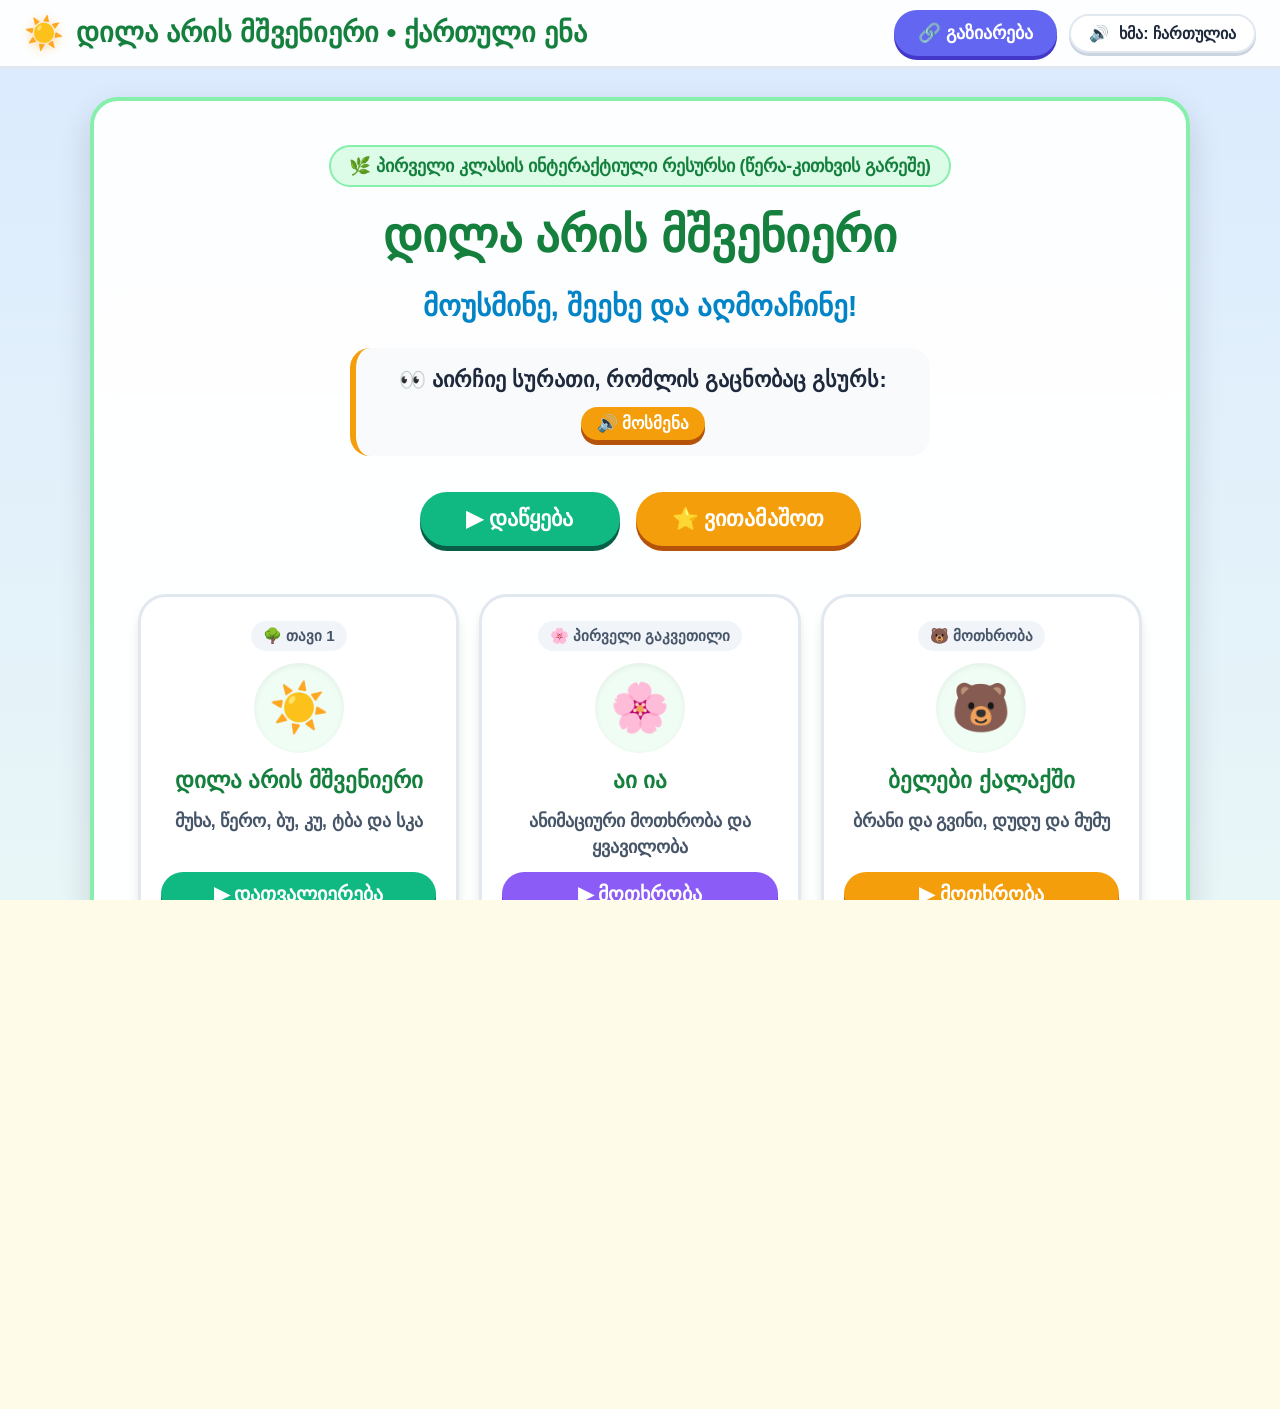
<file: index.html>
<!DOCTYPE html>
<html lang="ka">
<head>
  <meta charset="UTF-8">
  <meta name="viewport" content="width=device-width, initial-scale=1.0">
  <title>დილა არის მშვენიერი - აღმოაჩინე ბუნება</title>
  
  <!-- სტილების ფაილები (ლოკალური, ოფლაინ) -->
  <link rel="stylesheet" href="css/animations.css">
  <link rel="stylesheet" href="css/style.css">
</head>
<body>
  <div id="app-root">
    
    <!-- ზედა მართვის ზოლი (Header) -->
    <header class="app-header" role="banner">
      <div class="brand-wrapper" id="btn-brand-home" tabindex="0" role="button" aria-label="მთავარ გვერდზე გადასვლა">
        <span class="brand-icon" aria-hidden="true">☀️</span>
        <h1 class="brand-title">დილა არის მშვენიერი &bull; ქართული ენა</h1>
      </div>
      
      <div class="header-controls">
        <button id="btn-header-home" class="btn btn-icon-control" style="display: none;" aria-label="საწყის გვერდზე დაბრუნება">
          🏠 მთავარი
        </button>
        <button id="btn-header-quiz" class="btn btn-icon-control" aria-label="თამაშის დაწყება">
          🎮 ვითამაშოთ
        </button>
        <button id="btn-header-share" class="btn btn-share" aria-label="ამ გვერდის ბმულის გაზიარება">
          🔗 გაზიარება
        </button>
        <button id="btn-mute-toggle" class="btn btn-icon-control" aria-label="ხმის ჩართვა ან გამორთვა" aria-pressed="false">
          🔊 <span>ხმა: ჩართულია</span>
        </button>
      </div>
    </header>

    <!-- მთავარი ეკრანების კონტეინერი -->
    <main class="screen-container" role="main">

      <!-- 1. საწყისი ეკრანი (Start View) - 5 დიდი ინტერაქტიული მოდული -->
      <section id="view-start" class="screen-view active" aria-labelledby="start-title-id">
        <div class="start-card" style="max-width: 1100px;">
          <div class="start-badge">🌿 პირველი კლასის ინტერაქტიული რესურსი (წერა-კითხვის გარეშე)</div>
          <h2 id="start-title-id" class="start-title">დილა არის მშვენიერი</h2>
          <p class="start-subtitle">მოუსმინე, შეეხე და აღმოაჩინე!</p>
          
          <div class="start-instructions" role="note" style="display: flex; align-items: center; justify-content: center; gap: 10px; flex-wrap: wrap;">
            <span>👀 აირჩიე სურათი, რომლის გაცნობაც გსურს:</span>
            <button id="btn-start-welcome-speak" class="btn btn-amber" style="padding: 6px 16px; font-size: 1.05rem;" aria-label="ინსტრუქციის მოსმენა">
              🔊 მოსმენა
            </button>
          </div>

          <!-- მთავარი საწყისი მოქმედებები („დაწყება“ და „ვითამაშოთ“) -->
          <div class="start-actions" style="display: flex; gap: 16px; justify-content: center; margin: 16px 0 8px 0; flex-wrap: wrap;">
            <button id="btn-start-explore" class="btn btn-primary" style="font-size: 1.35rem; padding: 14px 36px; border-radius: var(--radius-full);" aria-label="ბუნების შესწავლის დაწყება">
              ▶ დაწყება
            </button>
            <button id="btn-start-quiz" class="btn btn-amber" style="font-size: 1.35rem; padding: 14px 36px; border-radius: var(--radius-full);" aria-label="თამაშის დაწყება">
              ⭐ ვითამაშოთ
            </button>
          </div>

          <!-- 5 დიდი ინტერაქტიული ბარათი -->
          <div class="modules-grid">
            
            <!-- 1. ბუნების სამყარო -->
            <div class="module-card" id="card-mod-nature" tabindex="0" role="button" aria-label="დილა არის მშვენიერი - ბუნების შესწავლა">
              <span class="module-badge">🌳 თავი 1</span>
              <div class="module-icon-wrapper">☀️</div>
              <h3 class="module-card-title">დილა არის მშვენიერი</h3>
              <p class="module-card-desc">მუხა, წერო, ბუ, კუ, ტბა და სკა</p>
              <button class="btn btn-primary module-btn-play" tabindex="-1">
                ▶ დათვალიერება
              </button>
            </div>

            <!-- 2. მოთხრობა: აი ია -->
            <div class="module-card" id="card-mod-ai-ia" tabindex="0" role="button" aria-label="მოთხრობა აი ია">
              <span class="module-badge">🌸 პირველი გაკვეთილი</span>
              <div class="module-icon-wrapper">🌸</div>
              <h3 class="module-card-title">აი ია</h3>
              <p class="module-card-desc">ანიმაციური მოთხრობა და ყვავილობა</p>
              <button class="btn btn-violet module-btn-play" tabindex="-1">
                ▶ მოთხრობა
              </button>
            </div>

            <!-- 3. მოთხრობა: ბელები ქალაქში -->
            <div class="module-card" id="card-mod-belebi" tabindex="0" role="button" aria-label="მოთხრობა ბელები ქალაქში">
              <span class="module-badge">🐻 მოთხრობა</span>
              <div class="module-icon-wrapper">🐻</div>
              <h3 class="module-card-title">ბელები ქალაქში</h3>
              <p class="module-card-desc">ბრანი და გვინი, დუდუ და მუმუ</p>
              <button class="btn btn-amber module-btn-play" tabindex="-1">
                ▶ მოთხრობა
              </button>
            </div>

            <!-- 4. ცხოველთა ხმები -->
            <div class="module-card" id="card-mod-animals" tabindex="0" role="button" aria-label="ცხოველებისა და ფრინველების ხმები">
              <span class="module-badge">🐾 ხმოვანი ატლასი</span>
              <div class="module-icon-wrapper">🦉</div>
              <h3 class="module-card-title">ცხოველთა ხმები</h3>
              <p class="module-card-desc">ვინ როგორ ხმიანობს? მოუსმინე!</p>
              <button class="btn btn-secondary module-btn-play" tabindex="-1">
                ▶ ხმების მოსმენა
              </button>
            </div>

            <!-- 5. ვითამაშოთ -->
            <div class="module-card" id="card-mod-quiz" tabindex="0" role="button" aria-label="ხმოვანი თამაში">
              <span class="module-badge">🎮 თამაშები</span>
              <div class="module-icon-wrapper">⭐</div>
              <h3 class="module-card-title">ვითამაშოთ!</h3>
              <p class="module-card-desc">გამოიცანი ცხოველის ხმა და ბუნება</p>
              <button class="btn btn-amber module-btn-play" tabindex="-1">
                ▶ თამაში
              </button>
            </div>

          </div>

        </div>
      </section>

      <!-- 2. ბუნების ინტერაქტიული სცენა (Explore View) -->
      <section id="view-explore" class="screen-view" aria-label="ბუნების ინტერაქტიული სცენა">
        <div class="explore-toolbar">
          <button id="btn-explore-home" class="btn btn-light" aria-label="მთავარ გვერდზე დაბრუნება">
            🏠 მთავარი
          </button>
          <div class="explore-hint">
            <span>🔍</span> დააკვირდი და შეეხე სურათზე ნებისმიერ ობიექტს!
          </div>
          <button id="btn-explore-share" class="btn btn-share" aria-label="ბუნების სცენის გაზიარება">
            🔗 გაზიარება
          </button>
        </div>

        <div class="svg-viewport-wrapper">
          <!-- სრული, ფერადი ბუნების SVG სცენა (1200 x 700) -->
          <svg class="nature-svg" viewBox="0 0 1200 700" xmlns="http://www.w3.org/2000/svg" role="img" aria-label="ბუნების სცენა: მზე, ცა, მუხა, ტბა და ცხოველები">
            <defs>
              <!-- ცის გრადიენტი -->
              <linearGradient id="grad-sky" x1="0%" y1="0%" x2="0%" y2="100%">
                <stop offset="0%" stop-color="#38bdf8"/>
                <stop offset="55%" stop-color="#bae6fd"/>
                <stop offset="100%" stop-color="#fef9c3"/>
              </linearGradient>

              <!-- ბორცვების გრადიენტი -->
              <linearGradient id="grad-hills-far" x1="0%" y1="0%" x2="0%" y2="100%">
                <stop offset="0%" stop-color="#86efac"/>
                <stop offset="100%" stop-color="#4ade80"/>
              </linearGradient>
              <linearGradient id="grad-meadow" x1="0%" y1="0%" x2="0%" y2="100%">
                <stop offset="0%" stop-color="#4ade80"/>
                <stop offset="60%" stop-color="#22c55e"/>
                <stop offset="100%" stop-color="#16a34a"/>
              </linearGradient>

              <!-- ტბის წყლის გრადიენტი -->
              <linearGradient id="grad-lake" x1="0%" y1="0%" x2="100%" y2="100%">
                <stop offset="0%" stop-color="#38bdf8"/>
                <stop offset="60%" stop-color="#0284c7"/>
                <stop offset="100%" stop-color="#0369a1"/>
              </linearGradient>

              <!-- მუხის ხის ტანის გრადიენტი -->
              <linearGradient id="grad-trunk" x1="0%" y1="0%" x2="100%" y2="0%">
                <stop offset="0%" stop-color="#5d4037"/>
                <stop offset="40%" stop-color="#795548"/>
                <stop offset="80%" stop-color="#8d6e63"/>
                <stop offset="100%" stop-color="#4e342e"/>
              </linearGradient>

              <!-- მუხის ფოთლების ჩრდილები -->
              <radialGradient id="grad-canopy-1" cx="40%" cy="40%" r="60%">
                <stop offset="0%" stop-color="#4ade80"/>
                <stop offset="70%" stop-color="#16a34a"/>
                <stop offset="100%" stop-color="#14532d"/>
              </radialGradient>
              <radialGradient id="grad-canopy-2" cx="30%" cy="30%" r="70%">
                <stop offset="0%" stop-color="#22c55e"/>
                <stop offset="85%" stop-color="#15803d"/>
                <stop offset="100%" stop-color="#052e16"/>
              </radialGradient>

              <!-- სკის გრადიენტი -->
              <linearGradient id="grad-beehive" x1="0%" y1="0%" x2="0%" y2="100%">
                <stop offset="0%" stop-color="#fef08a"/>
                <stop offset="50%" stop-color="#f59e0b"/>
                <stop offset="100%" stop-color="#d97706"/>
              </linearGradient>

              <!-- რკოს გრადიენტი -->
              <linearGradient id="grad-acorn" x1="0%" y1="0%" x2="100%" y2="100%">
                <stop offset="0%" stop-color="#d97706"/>
                <stop offset="60%" stop-color="#b45309"/>
                <stop offset="100%" stop-color="#78350f"/>
              </linearGradient>
            </defs>

            <!-- ცის ფონი -->
            <rect x="0" y="0" width="1200" height="700" fill="url(#grad-sky)"/>

            <!-- დილის მზე -->
            <g class="anim-sun-group" transform="translate(110, 100)">
              <!-- მზის სხივები -->
              <g class="anim-sun-rays">
                <line x1="0" y1="-65" x2="0" y2="-82" stroke="#fde047" stroke-width="5" stroke-linecap="round"/>
                <line x1="46" y1="-46" x2="58" y2="-58" stroke="#fde047" stroke-width="5" stroke-linecap="round"/>
                <line x1="65" y1="0" x2="82" y2="0" stroke="#fde047" stroke-width="5" stroke-linecap="round"/>
                <line x1="46" y1="46" x2="58" y2="58" stroke="#fde047" stroke-width="5" stroke-linecap="round"/>
                <line x1="0" y1="65" x2="0" y2="82" stroke="#fde047" stroke-width="5" stroke-linecap="round"/>
                <line x1="-46" y1="46" x2="-58" y2="58" stroke="#fde047" stroke-width="5" stroke-linecap="round"/>
                <line x1="-65" y1="0" x2="-82" y2="0" stroke="#fde047" stroke-width="5" stroke-linecap="round"/>
                <line x1="-46" y1="-46" x2="-58" y2="-58" stroke="#fde047" stroke-width="5" stroke-linecap="round"/>
              </g>
              <!-- მზის დისკო -->
              <circle cx="0" cy="0" r="50" fill="#facc15" stroke="#f59e0b" stroke-width="3"/>
              <!-- მეგობრული ღიმილი მზეზე -->
              <ellipse cx="-16" cy="-10" rx="4" ry="6" fill="#78350f"/>
              <ellipse cx="16" cy="-10" rx="4" ry="6" fill="#78350f"/>
              <circle cx="-14" cy="-12" r="1.5" fill="#ffffff"/>
              <circle cx="18" cy="-12" r="1.5" fill="#ffffff"/>
              <path d="M -18 10 Q 0 26 18 10" stroke="#78350f" stroke-width="3.5" fill="none" stroke-linecap="round"/>
              <!-- ვარდისფერი ლოყები -->
              <circle cx="-25" cy="5" r="7" fill="#f87171" opacity="0.45"/>
              <circle cx="25" cy="5" r="7" fill="#f87171" opacity="0.45"/>
            </g>

            <!-- მცურავი დილის ღრუბლები -->
            <g class="anim-cloud-1" opacity="0.95">
              <path d="M 280 90 Q 300 60 340 70 Q 380 50 420 75 Q 460 65 480 95 Q 490 120 460 130 L 290 130 Q 260 120 280 90 Z" fill="#ffffff"/>
            </g>
            <g class="anim-cloud-2" opacity="0.9">
              <path d="M 680 70 Q 700 45 735 55 Q 765 35 805 60 Q 840 50 860 80 Q 870 105 840 115 L 690 115 Q 660 105 680 70 Z" fill="#ffffff"/>
            </g>

            <!-- შორეული ბორცვები -->
            <path d="M 0 380 Q 200 320 450 360 Q 750 310 1050 370 L 1200 390 L 1200 700 L 0 700 Z" fill="url(#grad-hills-far)"/>

            <!-- მთავარი მწვანე მინდორი -->
            <path d="M 0 440 Q 260 410 520 450 Q 800 400 1200 460 L 1200 700 L 0 700 Z" fill="url(#grad-meadow)"/>

            <!-- პატარა ტბა (ტბა / Pond) -->
            <g id="scene-lake-group">
              <!-- ტბის სანაპირო ჩარჩო (სილა/მიწა) -->
              <path d="M 120 540 C 100 480, 240 450, 360 465 C 470 475, 520 530, 480 600 C 440 660, 260 665, 170 635 C 130 615, 105 575, 120 540 Z" fill="#bbf7d0" opacity="0.7"/>
              <!-- ტბის წყალი -->
              <path id="lake-water-body" d="M 135 540 C 115 490, 250 462, 355 475 C 455 485, 495 535, 465 595 C 430 648, 265 652, 185 625 C 145 610, 122 575, 135 540 Z" fill="url(#grad-lake)"/>
              
              <!-- ტბის წყლის მსუბუქი ლივლივი -->
              <path class="anim-water-ripple" d="M 210 520 Q 250 515 290 520" stroke="#e0f2fe" stroke-width="2.5" stroke-linecap="round" fill="none"/>
              <path class="anim-water-ripple" d="M 320 550 Q 370 545 420 550" stroke="#e0f2fe" stroke-width="2.5" stroke-linecap="round" fill="none"/>
              <path class="anim-water-ripple" d="M 190 580 Q 240 575 300 580" stroke="#e0f2fe" stroke-width="2.5" stroke-linecap="round" fill="none"/>

              <!-- დუმფარები (Water lilies) ტბაზე -->
              <g transform="translate(380, 520)">
                <ellipse cx="0" cy="0" rx="20" ry="10" fill="#15803d"/>
                <polygon points="0,0 8,-12 -8,-12" fill="url(#grad-lake)"/>
                <!-- ყვავილი -->
                <circle cx="0" cy="-4" r="5" fill="#f472b6"/>
                <circle cx="0" cy="-4" r="2" fill="#fef08a"/>
              </g>
              <g transform="translate(190, 600)">
                <ellipse cx="0" cy="0" rx="16" ry="8" fill="#15803d"/>
                <polygon points="0,0 6,-10 -6,-10" fill="url(#grad-lake)"/>
                <circle cx="0" cy="-3" r="4" fill="#f472b6"/>
              </g>
            </g>

            <!-- ==========================================
                 1. ინტერაქტიული ობიექტი: წერო (Crane)
                 მდებარეობს ტბის პირას (x: 240-350, y: 380-570)
                 ========================================== -->
            <g id="svg-obj-crane" class="interactive-object" data-object-id="crane" tabindex="0" role="button" aria-label="წერო: დააჭირე გასაცნობად">
              <g class="crane-body-group">
                <!-- უკანა ფეხი (წყალში ჩადგმული) -->
                <path d="M 285 490 L 285 575 L 275 578 M 285 575 L 293 578" stroke="#ea580c" stroke-width="3.5" stroke-linecap="round" fill="none"/>
                
                <!-- წინა ფეხი (ანიმირებადი ნაბიჯი) -->
                <g class="crane-leg-front">
                  <path d="M 300 490 L 305 575 L 295 578 M 305 575 L 315 578" stroke="#ea580c" stroke-width="3.5" stroke-linecap="round" fill="none"/>
                </g>

                <!-- ტანი -->
                <path d="M 280 440 C 260 445, 250 480, 275 500 C 305 515, 335 485, 330 455 C 325 435, 305 430, 280 440 Z" fill="#f8fafc" stroke="#94a3b8" stroke-width="2"/>
                
                <!-- კუდის შავი ბუმბული -->
                <path d="M 255 480 Q 240 500 250 515 Q 275 510 280 495 Z" fill="#334155"/>

                <!-- მარცხენა ფრთა (ანიმირებადი) -->
                <g class="crane-wing-left">
                  <path d="M 275 450 Q 295 455, 318 480 Q 295 500, 270 485 Z" fill="#e2e8f0" stroke="#64748b" stroke-width="1.8"/>
                </g>

                <!-- მარჯვენა ფრთა (ანიმირებადი) -->
                <g class="crane-wing-right">
                  <path d="M 285 448 Q 308 452, 325 472 Q 305 490, 280 478 Z" fill="#ffffff" stroke="#94a3b8" stroke-width="1.8"/>
                </g>

                <!-- გრძელი ელეგანტური კისერი -->
                <path d="M 315 445 Q 330 410 325 375 Q 320 350 310 340 Q 300 350 308 375 Q 312 410 300 445 Z" fill="#f8fafc" stroke="#94a3b8" stroke-width="1.8"/>
                
                <!-- თავი და წითელი ქოჩორი -->
                <ellipse cx="312" cy="340" rx="9" ry="7" fill="#f8fafc" stroke="#94a3b8" stroke-width="1.5"/>
                <path d="M 308 334 Q 314 330 318 335" stroke="#ef4444" stroke-width="2.5" fill="none"/>
                <!-- თვალი -->
                <circle cx="315" cy="339" r="2" fill="#0f172a"/>
                <circle cx="316" cy="338" r="0.7" fill="#ffffff"/>
                <!-- გრძელი ნისკარტი -->
                <polygon points="318,337 348,342 318,344" fill="#f59e0b" stroke="#d97706" stroke-width="1"/>
              </g>
            </g>

            <!-- ==========================================
                 4. ინტერაქტიული ობიექტი: მუხა (Oak)
                 დიდი, ძლიერი ხე მარჯვენა მხარეს (x: 700-1150, y: 100-660)
                 ========================================== -->
            <g id="svg-obj-oak" class="interactive-object" data-object-id="oak" tabindex="0" role="button" aria-label="მუხა: დააჭირე გასაცნობად">
              <!-- მუხის ძლიერი ტანი და ფესვები -->
              <path d="M 880 650 Q 860 550 870 420 Q 820 440 760 380 L 780 340 Q 840 370 885 360 Q 900 290 910 240 L 960 240 Q 950 320 980 360 Q 1040 350 1100 320 L 1115 360 Q 1050 390 980 430 Q 990 550 1020 650 Z" fill="url(#grad-trunk)" stroke="#3e2723" stroke-width="3"/>
              
              <!-- ხის ქერქის ტექსტურა -->
              <path d="M 910 610 Q 905 520 915 450" stroke="#4e342e" stroke-width="3" fill="none" stroke-linecap="round"/>
              <path d="M 945 630 Q 950 540 940 440" stroke="#4e342e" stroke-width="3" fill="none" stroke-linecap="round"/>
              <path d="M 975 620 Q 970 510 978 460" stroke="#4e342e" stroke-width="2.5" fill="none" stroke-linecap="round"/>

              <!-- მუხის დიდი მწვანე ვარჯი (Canopy) - ფენა 1 -->
              <g class="oak-canopy-layer-1">
                <circle cx="830" cy="220" r="90" fill="url(#grad-canopy-2)"/>
                <circle cx="980" cy="210" r="95" fill="url(#grad-canopy-2)"/>
                <circle cx="900" cy="140" r="100" fill="url(#grad-canopy-1)"/>
                <circle cx="750" cy="260" r="75" fill="url(#grad-canopy-2)"/>
                <circle cx="1060" cy="250" r="80" fill="url(#grad-canopy-2)"/>
              </g>

              <!-- მუხის ვარჯი - ფენა 2 (ნათელი წინა ფოთლები) -->
              <g class="oak-canopy-layer-2">
                <circle cx="800" cy="180" r="70" fill="url(#grad-canopy-1)"/>
                <circle cx="920" cy="120" r="75" fill="#4ade80"/>
                <circle cx="1010" cy="170" r="70" fill="url(#grad-canopy-1)"/>
                <circle cx="880" cy="220" r="85" fill="#22c55e"/>
              </g>

              <!-- ფოთლების ცალკეული დეტალები -->
              <g class="oak-leaves-detail">
                <ellipse cx="730" cy="230" rx="18" ry="10" transform="rotate(-20 730 230)" fill="#86efac"/>
                <ellipse cx="820" cy="130" rx="20" ry="11" transform="rotate(15 820 130)" fill="#86efac"/>
                <ellipse cx="960" cy="100" rx="22" ry="12" transform="rotate(-10 960 100)" fill="#86efac"/>
                <ellipse cx="1060" cy="210" rx="19" ry="10" transform="rotate(25 1060 210)" fill="#86efac"/>
              </g>
            </g>

            <!-- ==========================================
                 6. ინტერაქტიული ობიექტი: ტოტი (Branch)
                 მუხის დიდი ტოტი, რომელიც მარცხნივ გამოდის (x: 660-910, y: 280-360)
                 ========================================== -->
            <g id="svg-obj-branch" class="interactive-object" data-object-id="branch" tabindex="0" role="button" aria-label="ტოტი: დააჭირე გასაცნობად">
              <g class="branch-main-group">
                <!-- მთავარი ტოტის ხაზი -->
                <path d="M 910 330 Q 820 315 750 310 Q 690 315 630 340 L 635 355 Q 700 330 760 325 Q 830 330 910 350 Z" fill="#6d4c41" stroke="#4e342e" stroke-width="2.5"/>
                <!-- მეორე პატარა ტოტი რკოსა და ბუსთვის -->
                <path d="M 780 320 Q 750 290 710 285 L 712 295 Q 750 300 775 325 Z" fill="#6d4c41" stroke="#4e342e" stroke-width="2"/>
                
                <!-- მუხის მწვანე ფოთლები ტოტზე -->
                <g>
                  <ellipse cx="640" cy="335" rx="14" ry="7" transform="rotate(-30 640 335)" fill="#22c55e" stroke="#15803d" stroke-width="1.5"/>
                  <ellipse cx="665" cy="320" rx="16" ry="8" transform="rotate(25 665 320)" fill="#4ade80" stroke="#15803d" stroke-width="1.5"/>
                  <ellipse cx="730" cy="305" rx="15" ry="8" transform="rotate(-15 730 305)" fill="#22c55e" stroke="#15803d" stroke-width="1.5"/>
                  <ellipse cx="800" cy="315" rx="16" ry="8" transform="rotate(20 800 315)" fill="#4ade80" stroke="#15803d" stroke-width="1.5"/>
                </g>
              </g>
            </g>

            <!-- ==========================================
                 2. ინტერაქტიული ობიექტი: ბუ (Owl)
                 ზის მუხის ტოტზე (x: 820-910, y: 220-330)
                 ========================================== -->
            <g id="svg-obj-owl" class="interactive-object" data-object-id="owl" tabindex="0" role="button" aria-label="ბუ: დააჭირე გასაცნობად" transform="translate(825, 205)">
              <!-- ბუს ტანი -->
              <ellipse cx="40" cy="65" rx="26" ry="32" fill="#8d6e63" stroke="#5d4037" stroke-width="2.5"/>
              <ellipse cx="40" cy="72" rx="18" ry="20" fill="#d7ccc8"/>
              
              <!-- ბუს ფრთები (ანიმირებადი) -->
              <g class="owl-wing">
                <path d="M 16 55 Q 8 75 22 88 Z" fill="#6d4c41" stroke="#4e342e" stroke-width="2"/>
                <path d="M 64 55 Q 72 75 58 88 Z" fill="#6d4c41" stroke="#4e342e" stroke-width="2"/>
              </g>

              <!-- ბუს თავი (ანიმირებადი) -->
              <g class="owl-head">
                <!-- ყურის ქოჩორები -->
                <polygon points="18,32 26,14 36,28" fill="#6d4c41" stroke="#4e342e" stroke-width="1.5"/>
                <polygon points="44,28 54,14 62,32" fill="#6d4c41" stroke="#4e342e" stroke-width="1.5"/>
                
                <!-- თავის ოვალი -->
                <circle cx="40" cy="38" r="24" fill="#a1887f" stroke="#5d4037" stroke-width="2"/>
                
                <!-- დიდი თვალები -->
                <circle cx="28" cy="38" r="11" fill="#fef08a" stroke="#f59e0b" stroke-width="2"/>
                <circle cx="52" cy="38" r="11" fill="#fef08a" stroke="#f59e0b" stroke-width="2"/>
                
                <!-- გუგები -->
                <circle cx="28" cy="38" r="5.5" fill="#1e293b"/>
                <circle cx="52" cy="38" r="5.5" fill="#1e293b"/>
                <!-- თვალის ბზინვარება -->
                <circle cx="30" cy="36" r="2" fill="#ffffff"/>
                <circle cx="54" cy="36" r="2" fill="#ffffff"/>

                <!-- ქუთუთოები (დახამხამების ანიმაცია) -->
                <path class="owl-eye-lid" d="M 17 38 Q 28 30 39 38 Z" fill="#8d6e63"/>
                <path class="owl-eye-lid" d="M 41 38 Q 52 30 63 38 Z" fill="#8d6e63"/>

                <!-- ნისკარტი -->
                <polygon points="36,44 44,44 40,53" fill="#f97316"/>
              </g>

              <!-- ბუს ბრჭყალები ტოტზე -->
              <circle cx="32" cy="95" r="3.5" fill="#f97316"/>
              <circle cx="38" cy="96" r="3.5" fill="#f97316"/>
              <circle cx="48" cy="96" r="3.5" fill="#f97316"/>
              <circle cx="54" cy="95" r="3.5" fill="#f97316"/>
            </g>

            <!-- ==========================================
                 5. ინტერაქტიული ობიექტი: რკო (Acorn)
                 კიდია ტოტზე (x: 770, y: 320)
                 ========================================== -->
            <g id="svg-obj-acorn" class="interactive-object" data-object-id="acorn" tabindex="0" role="button" aria-label="რკო: დააჭირე გასაცნობად" transform="translate(775, 315)">
              <!-- ყუნწი -->
              <path d="M 12 0 Q 14 -12 24 -10" stroke="#5d4037" stroke-width="3" stroke-linecap="round" fill="none"/>
              <!-- რკოს ქუდი -->
              <path d="M 0 6 C 0 -4, 24 -4, 24 6 Z" fill="#5d4037" stroke="#3e2723" stroke-width="1.8"/>
              <circle cx="6" cy="2" r="1.2" fill="#8d6e63"/>
              <circle cx="12" cy="1" r="1.2" fill="#8d6e63"/>
              <circle cx="18" cy="2" r="1.2" fill="#8d6e63"/>
              <!-- რკოს ნაყოფი -->
              <path d="M 2 6 C 0 24, 10 36, 12 38 C 14 36, 24 24, 22 6 Z" fill="url(#grad-acorn)" stroke="#78350f" stroke-width="1.8"/>
              <!-- ნათელი ზოლი რკოზე -->
              <path d="M 6 10 Q 5 22 11 30" stroke="#fbbf24" stroke-width="1.5" fill="none" opacity="0.6"/>
            </g>

            <!-- ==========================================
                 8. ინტერაქტიული ობიექტი: სკა (Beehive)
                 კიდია ხის მარცხენა ტოტზე (x: 660, y: 250)
                 ========================================== -->
            <g id="svg-obj-beehive" class="interactive-object" data-object-id="beehive" tabindex="0" role="button" aria-label="სკა: დააჭირე გასაცნობად" transform="translate(680, 240)">
              <!-- საკიდი ტოტიდან -->
              <line x1="25" y1="0" x2="25" y2="20" stroke="#795548" stroke-width="3"/>
              
              <!-- სკის კორპუსი (ფენები) -->
              <g class="hive-body">
                <ellipse cx="25" cy="26" rx="14" ry="6" fill="#fbbf24" stroke="#d97706" stroke-width="2"/>
                <ellipse cx="25" cy="36" rx="20" ry="8" fill="#f59e0b" stroke="#d97706" stroke-width="2"/>
                <ellipse cx="25" cy="48" rx="23" ry="9" fill="#fbbf24" stroke="#d97706" stroke-width="2"/>
                <ellipse cx="25" cy="60" rx="21" ry="8" fill="#f59e0b" stroke="#d97706" stroke-width="2"/>
                <ellipse cx="25" cy="70" rx="15" ry="6" fill="#d97706" stroke="#b45309" stroke-width="2"/>
                <!-- სკის შესასვლელი ხვრელი -->
                <ellipse cx="25" cy="50" rx="5" ry="6" fill="#451a03"/>
              </g>

              <!-- ფუტკარი 1 (ანიმირებული ორბიტა) -->
              <g class="bee-flight-1">
                <g transform="translate(45, 20)">
                  <ellipse cx="0" cy="0" rx="5" ry="3.5" fill="#facc15" stroke="#1e293b" stroke-width="1"/>
                  <line x1="-1" y1="-3" x2="-1" y2="3" stroke="#1e293b" stroke-width="1.2"/>
                  <line x1="2" y1="-3" x2="2" y2="3" stroke="#1e293b" stroke-width="1.2"/>
                  <!-- ფრთები -->
                  <ellipse cx="-1" cy="-4" rx="3.5" ry="2" fill="#e0f2fe" opacity="0.85"/>
                </g>
              </g>

              <!-- ფუტკარი 2 (ანიმირებული ორბიტა) -->
              <g class="bee-flight-2">
                <g transform="translate(-15, 45)">
                  <ellipse cx="0" cy="0" rx="5" ry="3.5" fill="#facc15" stroke="#1e293b" stroke-width="1"/>
                  <line x1="-1" y1="-3" x2="-1" y2="3" stroke="#1e293b" stroke-width="1.2"/>
                  <line x1="2" y1="-3" x2="2" y2="3" stroke="#1e293b" stroke-width="1.2"/>
                  <ellipse cx="-1" cy="-4" rx="3.5" ry="2" fill="#e0f2fe" opacity="0.85"/>
                </g>
              </g>

              <!-- ფუტკარი 3 (ანიმირებული ორბიტა) -->
              <g class="bee-flight-3">
                <g transform="translate(10, 80)">
                  <ellipse cx="0" cy="0" rx="4.5" ry="3" fill="#facc15" stroke="#1e293b" stroke-width="1"/>
                  <line x1="0" y1="-2.5" x2="0" y2="2.5" stroke="#1e293b" stroke-width="1"/>
                  <ellipse cx="0" cy="-3.5" rx="3" ry="1.8" fill="#e0f2fe" opacity="0.85"/>
                </g>
              </g>
            </g>

            <!-- ==========================================
                 3. ინტერაქტიული ობიექტი: კუ (Turtle)
                 ბალახზე, ტბის ნაპირთან (x: 460-550, y: 550-630)
                 ========================================== -->
            <g id="svg-obj-turtle" class="interactive-object" data-object-id="turtle" tabindex="0" role="button" aria-label="კუ: დააჭირე გასაცნობად" transform="translate(470, 560)">
              <!-- ფეხები და კუდი (ანიმირებადი) -->
              <g class="turtle-legs">
                <ellipse cx="14" cy="26" rx="9" ry="6" fill="#84cc16" stroke="#4d7c0f" stroke-width="1.5"/>
                <ellipse cx="64" cy="26" rx="9" ry="6" fill="#84cc16" stroke="#4d7c0f" stroke-width="1.5"/>
                <ellipse cx="20" cy="38" rx="8" ry="5" fill="#65a30d"/>
                <ellipse cx="58" cy="38" rx="8" ry="5" fill="#65a30d"/>
                <!-- პატარა კუდი -->
                <polygon points="68,30 82,33 69,37" fill="#84cc16" stroke="#4d7c0f" stroke-width="1"/>
              </g>

              <!-- კუს თავი (ანიმირებადი გამოყოფა) -->
              <g class="turtle-head">
                <ellipse cx="8" cy="18" rx="11" ry="8" fill="#84cc16" stroke="#4d7c0f" stroke-width="1.8"/>
                <!-- თვალი -->
                <circle cx="5" cy="15" r="2.2" fill="#1e293b"/>
                <circle cx="6" cy="14" r="0.8" fill="#ffffff"/>
                <!-- პატარა ღიმილი -->
                <path d="M 2 20 Q 6 23 9 21" stroke="#365314" stroke-width="1.2" fill="none"/>
              </g>

              <!-- კუს მაგარი ბაკანი -->
              <g class="turtle-shell">
                <ellipse cx="38" cy="24" rx="34" ry="24" fill="#3f6212" stroke="#1a2e05" stroke-width="2.8"/>
                <!-- ბაკნის ფილები (ჰექსაგონალური ნახატი) -->
                <ellipse cx="38" cy="22" rx="25" ry="16" fill="#4d7c0f"/>
                <path d="M 22 22 Q 38 10 54 22 Q 38 34 22 22 Z" fill="#65a30d" stroke="#a3e635" stroke-width="1.8"/>
                <line x1="22" y1="22" x2="10" y2="24" stroke="#a3e635" stroke-width="1.8"/>
                <line x1="54" y1="22" x2="66" y2="24" stroke="#a3e635" stroke-width="1.8"/>
                <line x1="38" y1="10" x2="38" y2="0" stroke="#a3e635" stroke-width="1.8"/>
                <line x1="38" y1="34" x2="38" y2="46" stroke="#a3e635" stroke-width="1.8"/>
              </g>
            </g>

            <!-- ==========================================
                 7. ინტერაქტიული ობიექტი: ია (Violet)
                 მინდორზე გაზრდილი ნაზი ყვავილი (x: 620-690, y: 560-640)
                 ========================================== -->
            <g id="svg-obj-violet" class="interactive-object" data-object-id="violet" tabindex="0" role="button" aria-label="ია: დააჭირე გასაცნობად" transform="translate(635, 560)">
              <!-- ღერო და გულისებრი ფოთლები -->
              <path d="M 25 65 Q 25 45 25 35" stroke="#15803d" stroke-width="4" stroke-linecap="round" fill="none"/>
              <ellipse cx="10" cy="52" rx="14" ry="9" transform="rotate(-30 10 52)" fill="#22c55e" stroke="#15803d" stroke-width="1.5"/>
              <ellipse cx="40" cy="52" rx="14" ry="9" transform="rotate(30 40 52)" fill="#22c55e" stroke="#15803d" stroke-width="1.5"/>

              <!-- იისფერი ფურცლები (ანიმირებადი გაშლა) -->
              <g class="violet-petals">
                <circle cx="17" cy="20" r="12" fill="#8b5cf6" stroke="#6d28d9" stroke-width="1.5"/>
                <circle cx="33" cy="20" r="12" fill="#8b5cf6" stroke="#6d28d9" stroke-width="1.5"/>
                <circle cx="12" cy="33" r="12" fill="#7c3aed" stroke="#5b21b6" stroke-width="1.5"/>
                <circle cx="38" cy="33" r="12" fill="#7c3aed" stroke="#5b21b6" stroke-width="1.5"/>
                <circle cx="25" cy="38" r="13" fill="#9333ea" stroke="#6b21a8" stroke-width="1.5"/>
                
                <!-- ყვითელი ნათელი გული -->
                <circle class="violet-center" cx="25" cy="28" r="6.5" fill="#facc15" stroke="#f59e0b" stroke-width="2"/>
              </g>
            </g>

            <!-- მინდვრის დამატებითი ყვავილები და დეტალები სილამაზისთვის -->
            <g opacity="0.85">
              <circle cx="100" cy="620" r="4" fill="#fef08a"/>
              <circle cx="100" cy="620" r="1.5" fill="#f97316"/>
              <circle cx="580" cy="640" r="4" fill="#ffffff"/>
              <circle cx="580" cy="640" r="1.5" fill="#facc15"/>
              <circle cx="750" cy="630" r="5" fill="#fef08a"/>
              <circle cx="750" cy="630" r="2" fill="#f97316"/>
            </g>

          </svg>
        </div>
      </section>

      <!-- 3. ანიმაციური მოთხრობის ეკრანი (Story View) -->
      <section id="view-story" class="screen-view" aria-label="ანიმაციური მოთხრობა">
        <div class="story-container">
          
          <div class="story-header-bar">
            <button id="btn-story-home" class="btn btn-light" aria-label="საწყის ეკრანზე დაბრუნება">
              🏠 მთავარი
            </button>
            <div style="display: flex; align-items: center; gap: 8px;">
              <span id="story-badge" class="module-badge">🌸 მოთხრობა</span>
              <span id="story-step-num" class="story-step-indicator">1 / 4</span>
            </div>
            <button id="btn-story-share" class="btn btn-share" aria-label="ამ მოთხრობის ბმულის გაზიარება">
              🔗 გაზიარება
            </button>
          </div>

          <div class="story-stage-card">
            <!-- ანიმაციური SVG სცენა -->
            <div id="story-stage-content" style="width: 100%;">
              <!-- დინამიურად იტვირთება SVG სცენა -->
            </div>

            <!-- გახმოვანებული ტექსტი და ხმის ღილაკი -->
            <div class="story-speech-box">
              <p id="story-speech-text" class="story-speech-text">
                მოთხრობა იტვირთება...
              </p>
              <button id="btn-story-speak" class="btn btn-amber" style="font-size: 1.25rem; padding: 10px 24px;" aria-label="ხმამაღლა მოსმენა">
                🔊 ხელახლა მოსმენა
              </button>
            </div>
          </div>

          <!-- ნაბიჯ-ნაბიჯ მართვის ღილაკები -->
          <div class="story-nav-bar">
            <button id="btn-story-prev" class="btn btn-light" aria-label="წინა სცენა">
              ⬅️ წინა
            </button>
            <button id="btn-story-next" class="btn btn-primary" style="font-size: 1.3rem; padding: 12px 32px;" aria-label="შემდეგი სცენა">
              ➜ შემდეგი
            </button>
          </div>

        </div>
      </section>

      <!-- 4. ცხოველთა და ფრინველთა ხმოვანი გალერეა (Animals Gallery View) -->
      <section id="view-animals" class="screen-view" aria-label="ცხოველთა ხმოვანი გალერეა">
        <div class="animals-gallery-container">
          
          <div class="story-header-bar">
            <button id="btn-animals-home" class="btn btn-light" aria-label="საწყის ეკრანზე დაბრუნება">
              🏠 მთავარი
            </button>
            <h2 style="font-size: clamp(1.4rem, 2.5vw, 2rem); font-weight: 900; color: var(--color-dark-green);">
              🐾 ცხოველებისა და ფრინველების ხმები
            </h2>
            <button id="btn-animals-share" class="btn btn-share" aria-label="გალერეის ბმულის გაზიარება">
              🔗 გაზიარება
            </button>
          </div>

          <div class="explore-hint" style="max-width: 700px;">
            <span>🎧</span> შეეხე ნებისმიერ ცხოველს, რომ მოუსმინო მის ხმას და სახელს!
          </div>

          <!-- 10 ცხოველის ბარათების ბადე -->
          <div class="animals-grid" id="animals-grid">
            <!-- JS-ით გენერირდება 10 ცხოველის ბარათი -->
          </div>

        </div>
      </section>

      <!-- 5. დავალების რეჟიმი / ვიქტორინა (Quiz View - „ვითამაშოთ“) -->
      <section id="view-quiz" class="screen-view" aria-label="დავალების რეჟიმი">
        <div class="quiz-container">
          
          <div class="quiz-header-bar">
            <button id="btn-quiz-home" class="btn btn-light" aria-label="საწყის ეკრანზე დაბრუნება">
              🏠 მთავარი
            </button>
            
            <div style="display: flex; gap: 8px;">
              <button id="btn-quiz-mode-sounds" class="btn btn-amber" style="padding: 6px 14px; font-size: 1rem;" aria-label="ხმების თამაში">
                🐾 ხმები
              </button>
              <button id="btn-quiz-mode-nature" class="btn btn-light" style="padding: 6px 14px; font-size: 1rem;" aria-label="ბუნების თამაში">
                🌳 ბუნება
              </button>
            </div>

            <div class="quiz-progress-dots" id="quiz-progress" aria-label="კითხვების პროგრესი">
              <!-- JS-ით გენერირდება 8 წერტილი -->
            </div>

            <button id="btn-quiz-share" class="btn btn-share" aria-label="თამაშის ბმულის გაზიარება">
              🔗 გაზიარება
            </button>
          </div>

          <div class="quiz-question-box">
            <h2 id="quiz-question-text" class="quiz-question-text">
              კითხვა იტვირთება...
            </h2>
            <button id="btn-quiz-speak" class="btn btn-amber" style="margin-top: 14px; font-size: 1.3rem; padding: 12px 28px; border-radius: var(--radius-full);" aria-label="შეკითხვის ხელახლა მოსმენა">
              🔊 შეკითხვის მოსმენა
            </button>
          </div>

          <div class="quiz-options-grid" id="quiz-options-grid" role="group" aria-label="საპასუხო ვარიანტები">
            <!-- JS-ით გენერირდება 3 დიდი ილუსტრირებული ბარათი -->
          </div>

          <div id="quiz-feedback" class="quiz-feedback-box" role="status" aria-live="polite">
            <!-- წარმატების ან წახალისების შეტყობინება -->
          </div>

        </div>
      </section>

      <!-- 4. საზეიმო ფინალური ეკრანი (Celebration View) -->
      <section id="view-celebration" class="screen-view" aria-label="თამაშის წარმატებით დასრულება">
        <div class="celebration-card">
          <div class="celebration-star-badge" aria-hidden="true">🌟</div>
          <h2 class="celebration-title">
            შესანიშნავია! შენ ბუნების პატარა მკვლევარი ხარ!
          </h2>
          
          <p style="font-size: 1.25rem; font-weight: 700; color: #166534;">
            შენ წარმატებით გაიცანი ბუნების რვავე საოცრება:
          </p>

          <div class="celebration-grid" id="celebration-grid">
            <!-- JS-ით ჩაიტვირთება 8-ვე ობიექტის ილუსტრაცია და სახელი -->
          </div>

          <div class="celebration-actions">
            <button id="btn-celebration-restart-quiz" class="btn btn-amber" aria-label="თამაშის თავიდან დაწყება">
              ⟳ თავიდან თამაში
            </button>
            <button id="btn-celebration-go-explore" class="btn btn-primary" aria-label="ბუნების სცენაში დაბრუნება">
              ▶ ბუნების დათვალიერება
            </button>
          </div>
        </div>
      </section>

    </main>

    <!-- ობიექტის გაცნობის მოდალი (სწავლის რეჟიმი ბავშვებისთვის) -->
    <div id="modal-object-detail" class="modal-overlay" role="dialog" aria-modal="true" aria-hidden="true" aria-labelledby="modal-title">
      <div class="modal-card">
        
        <!-- დიდი ილუსტრაცია -->
        <div id="modal-big-visual" class="modal-big-visual" aria-hidden="true">
          <!-- SVG thumbnail ჩაიტვირთება აქ -->
        </div>

        <!-- ობიექტის დასახელება და მარცვლები -->
        <div style="display: flex; flex-direction: column; align-items: center; gap: 6px;">
          <h2 id="modal-title" class="modal-object-name">ობიექტი</h2>
          <div id="modal-syllables-container" class="syllables-box" aria-label="დამარცვლა">
            <!-- მარცვლები -->
          </div>
          <!-- მოკლე წინადადება (მასწავლებლისთვის/ვიზუალურად) -->
          <p id="modal-sentence-text" style="color: #64748b; font-size: 1.15rem; font-weight: 600; margin-top: 2px;"></p>
        </div>

        <!-- დიდი ხმის ღილაკი მოსასმენად -->
        <button id="btn-modal-speak" class="btn-audio-huge" aria-label="ხმამაღლა მოსმენა">
          🔊 <span>მოსმენა</span>
        </button>

        <!-- მოდალის მართვის ღილაკები -->
        <div class="modal-actions" style="width: 100%; display: flex; flex-wrap: wrap; justify-content: center; gap: 12px; margin-top: 8px;">
          <button id="btn-modal-replay" class="btn btn-amber" aria-label="კიდევ ერთხელ მოსმენა">
            ⟳ კიდევ ერთხელ
          </button>
          <button id="btn-modal-share" class="btn btn-share" aria-label="ამ ობიექტის ბმულის გაზიარება">
            🔗 გაზიარება
          </button>
          <button id="btn-modal-next" class="btn btn-secondary" aria-label="შემდეგ ობიექტზე გადასვლა">
            ➜ შემდეგი
          </button>
          <button id="btn-modal-close" class="btn btn-light" aria-label="ბუნების სცენაში დაბრუნება">
            ↩ დაბრუნება
          </button>
        </div>

      </div>
    </div>

    <!-- მცურავი შეტყობინება (Share Toast) ბმულის დაკოპირებისას -->
    <div id="share-toast" role="status" aria-live="polite">
      <span>🔗</span>
      <span id="share-toast-msg">ბმული დაკოპირდა!</span>
    </div>

  </div>

  <!-- სკრიპტები (ოფლაინ, სუფთა JS) -->
  <script src="js/data.js"></script>
  <script src="js/audio.js"></script>
  <script src="js/app.js"></script>
</body>
</html>
</file>
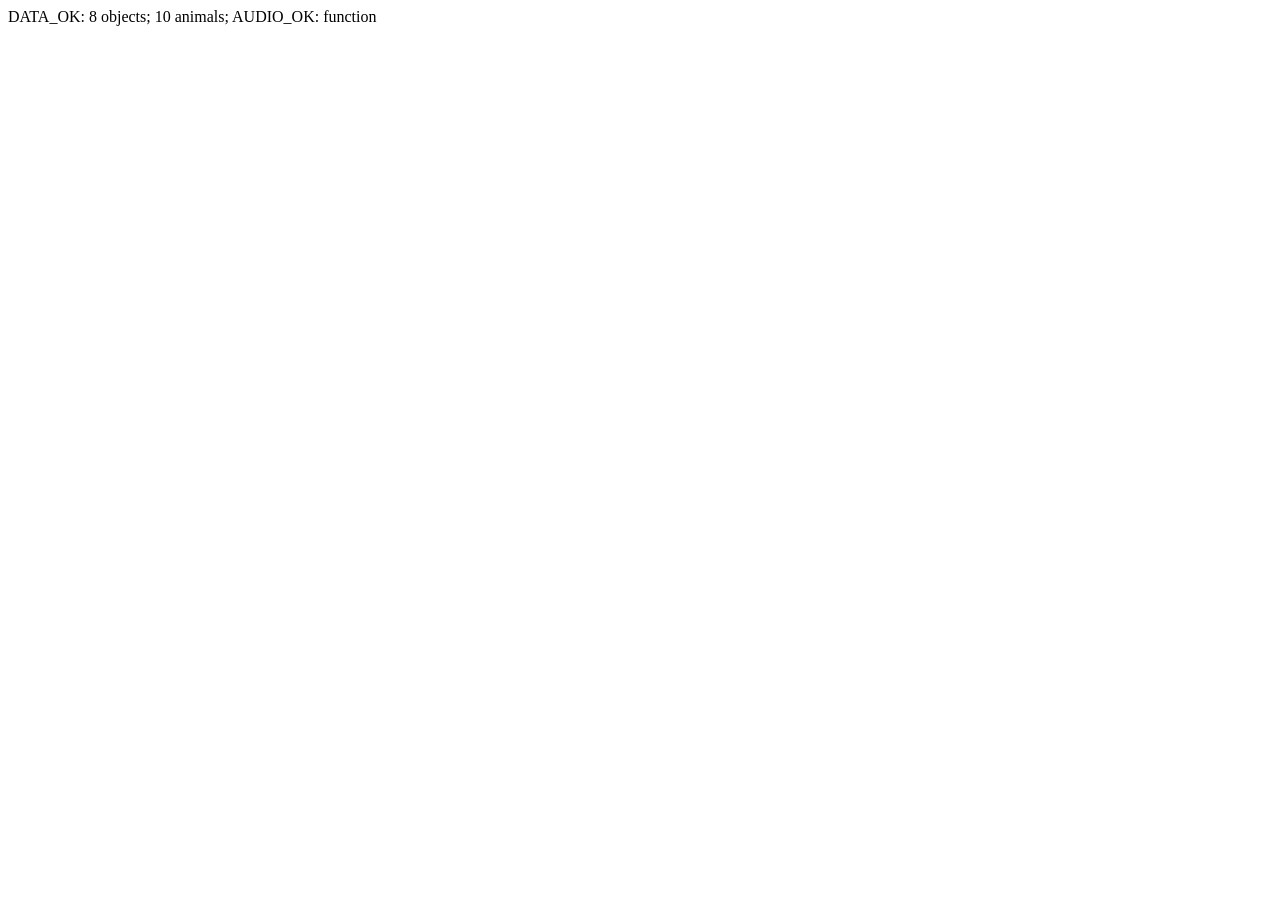
<file: test_runner.html>
<!DOCTYPE html>
<html>
<head>
<meta charset="UTF-8">
<script>
window.testLogs = [];
window.testErrors = [];
window.onerror = function(msg, url, line, col, err) {
  window.testErrors.push({ msg: msg, url: url, line: line, col: col, stack: err ? err.stack : null });
};
</script>
<script src="js/data.js"></script>
<script src="js/audio.js"></script>
</head>
<body>
<div id="status">INIT</div>
<script>
try {
  var s = 'DATA_OK: ' + OBJECT_SEQUENCE.length + ' objects; ' + Object.keys(ANIMALS_GALLERY).length + ' animals; AUDIO_OK: ' + (typeof AppAudio.playClick);
  if (window.testErrors.length > 0) {
    s += ' ERRORS: ' + JSON.stringify(window.testErrors);
  }
  document.getElementById('status').innerText = s;
} catch(e) {
  document.getElementById('status').innerText = 'EXCEPTION: ' + e.message;
}
</script>
</body>
</html>
</file>
<file: css/animations.css>
/* ==========================================================================
   დილა არის მშვენიერი - ბუნებრივი და რბილი ანიმაციები
   პირველი კლასის მოსწავლეებისთვის
   ========================================================================== */

/* --- გარემოს ფონური ანიმაციები --- */

/* მზის ნაზი ნათება */
@keyframes sunPulse {
  0%, 100% {
    transform: scale(1);
    opacity: 0.95;
  }
  50% {
    transform: scale(1.04);
    opacity: 1;
  }
}

.anim-sun-rays {
  transform-origin: 100px 90px;
  animation: sunRotate 40s linear infinite;
}

@keyframes sunRotate {
  from { transform: rotate(0deg); }
  to { transform: rotate(360deg); }
}

/* ღრუბლების ნელი ცურვა */
@keyframes cloudDrift1 {
  0% { transform: translateX(-50px); }
  50% { transform: translateX(30px); }
  100% { transform: translateX(-50px); }
}

@keyframes cloudDrift2 {
  0% { transform: translateX(20px); }
  50% { transform: translateX(-40px); }
  100% { transform: translateX(20px); }
}

.anim-cloud-1 {
  animation: cloudDrift1 28s ease-in-out infinite;
}

.anim-cloud-2 {
  animation: cloudDrift2 35s ease-in-out infinite;
}

/* ტბის წყლის მსუბუქი ლივლივი */
@keyframes waterRipple {
  0%, 100% {
    transform: scaleX(1) translateY(0);
    opacity: 0.65;
  }
  50% {
    transform: scaleX(1.03) translateY(1.5px);
    opacity: 0.9;
  }
}

.anim-water-ripple {
  animation: waterRipple 4s ease-in-out infinite alternate;
  transform-origin: center;
}

/* --- 8 ინტერაქტიული ობიექტის ანიმაციები --- */

/* 1. წერო: ნელა გაშალოს ფრთები და ერთი ნაბიჯი გადადგას */
.crane-active .crane-wing-left {
  animation: craneWingLeft 2.2s ease-in-out;
  transform-origin: 290px 480px;
}

.crane-active .crane-wing-right {
  animation: craneWingRight 2.2s ease-in-out;
  transform-origin: 320px 480px;
}

.crane-active .crane-leg-front {
  animation: craneStep 2.2s ease-in-out;
  transform-origin: 310px 530px;
}

.crane-active .crane-body-group {
  animation: craneBodyMove 2.2s ease-in-out;
}

@keyframes craneWingLeft {
  0%, 100% { transform: rotate(0deg); }
  30%, 70% { transform: rotate(-28deg) translateY(-8px); }
  50% { transform: rotate(-35deg) translateY(-12px); }
}

@keyframes craneWingRight {
  0%, 100% { transform: rotate(0deg); }
  30%, 70% { transform: rotate(26deg) translateY(-6px); }
  50% { transform: rotate(32deg) translateY(-10px); }
}

@keyframes craneStep {
  0%, 100% { transform: rotate(0deg); }
  35% { transform: rotate(-22deg) translateY(-10px); }
  65% { transform: rotate(12deg) translateY(0); }
}

@keyframes craneBodyMove {
  0%, 100% { transform: translate(0, 0); }
  35% { transform: translate(6px, -4px); }
  65% { transform: translate(14px, 0); }
}

/* 2. ბუ: დაახამხამოს თვალები და ოდნავ გააქნიოს ფრთები */
.owl-active .owl-eye-lid {
  animation: owlBlink 1.8s ease-in-out 2;
  transform-origin: center;
}

.owl-active .owl-wing {
  animation: owlWingFlap 1.8s ease-in-out;
  transform-origin: 880px 240px;
}

.owl-active .owl-head {
  animation: owlHeadBob 1.8s ease-in-out;
  transform-origin: 895px 230px;
}

@keyframes owlBlink {
  0%, 40%, 60%, 100% { transform: scaleY(0.08); opacity: 0; }
  45%, 55% { transform: scaleY(1); opacity: 1; }
}

@keyframes owlWingFlap {
  0%, 100% { transform: rotate(0deg); }
  25% { transform: rotate(-14deg) scale(1.05); }
  50% { transform: rotate(10deg); }
  75% { transform: rotate(-12deg); }
}

@keyframes owlHeadBob {
  0%, 100% { transform: rotate(0deg); }
  30% { transform: rotate(-8deg) translateY(-2px); }
  70% { transform: rotate(8deg) translateY(-2px); }
}

/* 3. კუ: ნელა გაიაროს რამდენიმე ნაბიჯი და თავი ოდნავ გამოყოს ბაკნიდან */
.turtle-active .turtle-head {
  animation: turtleHeadPeek 2.5s ease-in-out;
  transform-origin: 470px 580px;
}

.turtle-active .turtle-legs {
  animation: turtleWalkLegs 2.5s ease-in-out;
}

.turtle-active {
  animation: turtleWalkStep 2.5s ease-in-out forwards;
}

@keyframes turtleHeadPeek {
  0%, 100% { transform: translate(0, 0) scale(1); }
  35% { transform: translate(-10px, -2px) scale(1.15); }
  75% { transform: translate(-12px, -3px) scale(1.18); }
}

@keyframes turtleWalkLegs {
  0%, 100% { transform: rotate(0deg); }
  25% { transform: rotate(10deg); }
  50% { transform: rotate(-8deg); }
  75% { transform: rotate(10deg); }
}

@keyframes turtleWalkStep {
  0% { transform: translateX(0); }
  50% { transform: translateX(-12px); }
  100% { transform: translateX(-20px); }
}

/* 4. მუხა: ფოთლები ნაზად შეარხიოს */
.oak-active .oak-canopy-layer-1 {
  animation: oakRustle1 2.2s ease-in-out;
  transform-origin: 860px 220px;
}

.oak-active .oak-canopy-layer-2 {
  animation: oakRustle2 2.2s ease-in-out;
  transform-origin: 820px 180px;
}

.oak-active .oak-leaves-detail {
  animation: oakRustleLeaves 2.2s ease-in-out;
}

@keyframes oakRustle1 {
  0%, 100% { transform: rotate(0deg) scale(1); }
  25% { transform: rotate(1.2deg) scale(1.015); }
  50% { transform: rotate(-1.4deg) scale(0.99); }
  75% { transform: rotate(0.8deg) scale(1.01); }
}

@keyframes oakRustle2 {
  0%, 100% { transform: rotate(0deg); }
  30% { transform: rotate(-1.5deg) scale(1.02); }
  70% { transform: rotate(1.3deg) scale(0.995); }
}

@keyframes oakRustleLeaves {
  0%, 100% { transform: translateY(0); }
  30% { transform: translateY(-4px) skewX(2deg); }
  60% { transform: translateY(2px) skewX(-2deg); }
}

/* 5. რკო: მუხის ტოტიდან უსაფრთხოდ ჩამოვარდეს და ბალახზე გაჩერდეს */
.acorn-active {
  animation: acornFall 2.4s cubic-bezier(0.25, 1, 0.5, 1) forwards;
  transform-origin: center;
}

@keyframes acornFall {
  0% {
    transform: translate(0, 0) rotate(0deg);
  }
  15% {
    transform: translate(-3px, 6px) rotate(8deg);
  }
  45% {
    transform: translate(-10px, 160px) rotate(-15deg);
  }
  70% {
    transform: translate(-14px, 290px) rotate(22deg);
  }
  85% {
    transform: translate(-15px, 275px) rotate(12deg);
  }
  95% {
    transform: translate(-16px, 292px) rotate(16deg);
  }
  100% {
    transform: translate(-16px, 290px) rotate(15deg);
  }
}

/* 6. ტოტი: ქარში მსუბუქად შეირხეს */
.branch-active {
  animation: branchSway 2.5s ease-in-out;
  transform-origin: 940px 290px;
}

@keyframes branchSway {
  0%, 100% { transform: rotate(0deg); }
  25% { transform: rotate(-3.5deg); }
  50% { transform: rotate(2.8deg); }
  75% { transform: rotate(-1.5deg); }
  90% { transform: rotate(0.8deg); }
}

/* 7. ია: კვირტიდან ნელა გაიშალოს იისფერი ყვავილი */
.violet-active .violet-petals {
  animation: violetBloom 2.4s cubic-bezier(0.34, 1.56, 0.64, 1) forwards;
  transform-origin: 650px 600px;
}

.violet-active .violet-center {
  animation: violetCenterGlow 2.4s ease-in-out forwards;
}

@keyframes violetBloom {
  0% {
    transform: scale(0.4) rotate(-20deg);
    opacity: 0.6;
  }
  50% {
    transform: scale(1.15) rotate(5deg);
    opacity: 1;
  }
  75% {
    transform: scale(0.96) rotate(-2deg);
  }
  100% {
    transform: scale(1.08) rotate(0deg);
    opacity: 1;
  }
}

@keyframes violetCenterGlow {
  0% { transform: scale(0.3); opacity: 0.4; }
  60% { transform: scale(1.2); opacity: 1; }
  100% { transform: scale(1); opacity: 1; }
}

/* 8. სკა: სკის გარშემო ორი ან სამი პატარა ფუტკარი მშვიდად დაფრინავდეს */
.bee-flight-1 {
  animation: beeCircle1 5s ease-in-out infinite;
  transform-origin: 750px 320px;
}

.bee-flight-2 {
  animation: beeCircle2 6s ease-in-out infinite;
  transform-origin: 750px 320px;
}

.bee-flight-3 {
  animation: beeCircle3 4.5s ease-in-out infinite;
  transform-origin: 750px 320px;
}

@keyframes beeCircle1 {
  0% { transform: translate(0, 0) rotate(0deg); }
  25% { transform: translate(25px, -18px) rotate(15deg); }
  50% { transform: translate(10px, -35px) rotate(-10deg); }
  75% { transform: translate(-20px, -15px) rotate(20deg); }
  100% { transform: translate(0, 0) rotate(0deg); }
}

@keyframes beeCircle2 {
  0% { transform: translate(0, 0) rotate(0deg); }
  30% { transform: translate(-28px, 15px) rotate(-20deg); }
  60% { transform: translate(18px, 25px) rotate(15deg); }
  85% { transform: translate(22px, -8px) rotate(-10deg); }
  100% { transform: translate(0, 0) rotate(0deg); }
}

@keyframes beeCircle3 {
  0% { transform: translate(0, 0); }
  33% { transform: translate(16px, -24px); }
  66% { transform: translate(-14px, 12px); }
  100% { transform: translate(0, 0); }
}

.beehive-active .hive-body {
  animation: hiveGentleBounce 1.8s ease-in-out;
  transform-origin: 745px 280px;
}

@keyframes hiveGentleBounce {
  0%, 100% { transform: rotate(0deg); }
  25% { transform: rotate(3deg); }
  50% { transform: rotate(-2.5deg); }
  75% { transform: rotate(1.5deg); }
}

/* --- ჰოვერისა და ფოკუსის რბილი გამოკვეთა (სახელის ჩვენების გარეშე) --- */
.interactive-object {
  cursor: pointer;
  outline: none;
  transition: filter 0.3s ease, transform 0.3s ease;
}

.interactive-object:hover,
.interactive-object:focus-visible {
  filter: drop-shadow(0 0 10px rgba(255, 235, 59, 0.85)) drop-shadow(0 0 18px rgba(76, 175, 80, 0.6));
}

.interactive-object:focus-visible {
  stroke: #ff9800;
  stroke-width: 2px;
}

/* ვარსკვლავის გამოჩენა სწორ პასუხზე */
@keyframes starPop {
  0% {
    transform: scale(0) rotate(-45deg);
    opacity: 0;
  }
  60% {
    transform: scale(1.25) rotate(15deg);
    opacity: 1;
  }
  100% {
    transform: scale(1) rotate(0deg);
    opacity: 1;
  }
}

.anim-star-pop {
  animation: starPop 0.6s cubic-bezier(0.175, 0.885, 0.32, 1.275) forwards;
}

/* ნაზი შერყევა შეცდომისას */
@keyframes gentleNudge {
  0%, 100% { transform: translateX(0); }
  25% { transform: translateX(-6px); }
  50% { transform: translateX(6px); }
  75% { transform: translateX(-4px); }
}

.anim-gentle-nudge {
  animation: gentleNudge 0.5s ease-in-out;
}

/* გახმოვანებისას ობიექტის ნაზი ნათება/პულსაცია */
@keyframes speakingGlow {
  0%, 100% {
    filter: drop-shadow(0 0 8px rgba(56, 189, 248, 0.7)) drop-shadow(0 0 16px rgba(14, 165, 233, 0.4));
    transform: scale(1);
  }
  50% {
    filter: drop-shadow(0 0 18px rgba(56, 189, 248, 0.95)) drop-shadow(0 0 28px rgba(14, 165, 233, 0.65));
    transform: scale(1.03);
  }
}

.speaking-pulse {
  animation: speakingGlow 1.6s ease-in-out infinite !important;
}

/* ბუნების სცენაზე ობიექტების რიგრიგობითი გამოკვეთა ბავშვის დასახმარებლად */
@keyframes guideGlowAnim {
  0%, 100% {
    filter: drop-shadow(0 0 6px rgba(250, 204, 21, 0.5));
    transform: scale(1);
  }
  50% {
    filter: drop-shadow(0 0 18px rgba(250, 204, 21, 0.95)) drop-shadow(0 0 30px rgba(34, 197, 94, 0.8));
    transform: scale(1.06);
  }
}

.guide-highlight {
  animation: guideGlowAnim 2.2s ease-in-out infinite !important;
}

/* სწორი პასუხისას მწვანე ნათების რკალი */
@keyframes correctGreenGlow {
  0%, 100% {
    box-shadow: 0 0 15px rgba(34, 197, 94, 0.6), 0 8px 0 #15803d;
  }
  50% {
    box-shadow: 0 0 35px rgba(34, 197, 94, 0.95), 0 8px 0 #15803d;
  }
}

.correct-glow-active {
  animation: correctGreenGlow 1s ease-in-out infinite;
}

/* --- მოთხრობების ანიმაციები --- */

/* ყვავილის გაშლა */
@keyframes flowerBloom {
  0% { transform: scale(0.65) translateY(15px); opacity: 0.8; }
  50% { transform: scale(1.08) translateY(-4px); }
  100% { transform: scale(1) translateY(0); opacity: 1; }
}

.anim-flower-bloom {
  animation: flowerBloom 2.5s ease-out infinite alternate;
  transform-origin: bottom center;
}

/* პეპლის ფრენა */
@keyframes butterflyFlutter {
  0% { transform: translate(0, 0) rotate(-6deg); }
  25% { transform: translate(15px, -18px) rotate(8deg); }
  50% { transform: translate(25px, -5px) rotate(-12deg); }
  75% { transform: translate(10px, 12px) rotate(6deg); }
  100% { transform: translate(0, 0) rotate(-6deg); }
}

.anim-butterfly-flutter {
  animation: butterflyFlutter 3.6s ease-in-out infinite;
}

/* ბავშვის მითითების ჟესტი */
@keyframes childPoint {
  0%, 100% { transform: translateY(0); }
  50% { transform: translateY(-8px); }
}

.anim-child-point {
  animation: childPoint 2s ease-in-out infinite;
}

/* ბელების სიარული */
@keyframes cubsWalk {
  0%, 100% { transform: translateX(0) rotate(0deg); }
  25% { transform: translateX(8px) rotate(2deg); }
  50% { transform: translateX(18px) rotate(0deg); }
  75% { transform: translateX(10px) rotate(-2deg); }
}

.anim-cubs-walk {
  animation: cubsWalk 2.8s ease-in-out infinite;
}

/* ლინკის გაზიარების შეტყობინების ამოხტომა (Toast) */
@keyframes toastSlideUp {
  0% { transform: translate(-50%, 60px) scale(0.85); opacity: 0; }
  60% { transform: translate(-50%, -8px) scale(1.04); opacity: 1; }
  100% { transform: translate(-50%, 0) scale(1); opacity: 1; }
}

.toast-slide-up {
  animation: toastSlideUp 0.35s cubic-bezier(0.175, 0.885, 0.32, 1.275) forwards;
}

/* ცხოველის ბარათზე შეხებისას მხიარული ამოხტომა */
@keyframes cardBouncePop {
  0% { transform: scale(1); }
  35% { transform: scale(1.12) translateY(-8px); }
  70% { transform: scale(0.96) translateY(2px); }
  100% { transform: scale(1) translateY(0); }
}

.anim-card-pop {
  animation: cardBouncePop 0.5s ease-out;
}
</file>
<file: css/style.css>
/* ==========================================================================
   დილა არის მშვენიერი - მთავარი სტილები
   პირველი კლასის მოსწავლეებისთვის
   ========================================================================== */

/* --- ცვლადები და ფერების პალიტრა --- */
:root {
  --font-family: 'Segoe UI', -apple-system, BlinkMacSystemFont, 'BPG Nino Mtavruli', 'Noto Sans Georgian', Arial, sans-serif;
  
  --color-sky-light: #e0f2fe;
  --color-sky-blue: #38bdf8;
  --color-grass-green: #22c55e;
  --color-dark-green: #15803d;
  --color-sun-yellow: #facc15;
  --color-sun-orange: #f97316;
  --color-water-blue: #0284c7;
  --color-lake-cyan: #06b6d4;
  
  --color-bg-cream: #fefce8;
  --color-card-bg: #ffffff;
  --color-text-dark: #1e293b;
  --color-text-muted: #475569;
  
  --color-primary: #10b981;
  --color-primary-dark: #047857;
  --color-primary-shadow: #065f46;
  
  --color-secondary: #3b82f6;
  --color-secondary-dark: #1d4ed8;
  --color-secondary-shadow: #1e40af;
  
  --color-accent-amber: #f59e0b;
  --color-accent-amber-dark: #d97706;
  --color-accent-amber-shadow: #b45309;

  --color-violet: #8b5cf6;
  --color-violet-shadow: #6d28d9;
  
  --color-error-soft: #fef3c7;
  --color-error-text: #92400e;
  
  --shadow-sm: 0 4px 6px -1px rgba(0, 0, 0, 0.1);
  --shadow-md: 0 10px 15px -3px rgba(0, 0, 0, 0.12), 0 4px 6px -2px rgba(0, 0, 0, 0.05);
  --shadow-lg: 0 20px 25px -5px rgba(0, 0, 0, 0.15), 0 10px 10px -5px rgba(0, 0, 0, 0.04);
  --shadow-card: 0 12px 32px rgba(15, 23, 42, 0.15);
  
  --radius-sm: 12px;
  --radius-md: 20px;
  --radius-lg: 28px;
  --radius-full: 9999px;
}

/* --- გლობალური საბაზისო სტილები --- */
* {
  box-sizing: border-box;
  margin: 0;
  padding: 0;
  -webkit-tap-highlight-color: transparent;
}

html, body {
  width: 100%;
  height: 100%;
  overflow-x: hidden;
  font-family: var(--font-family);
  background-color: var(--color-bg-cream);
  color: var(--color-text-dark);
  line-height: 1.5;
  user-select: none;
  -webkit-user-select: none;
}

/* --- აპლიკაციის ძირითადი ჩარჩო --- */
#app-root {
  display: flex;
  flex-direction: column;
  min-height: 100vh;
  width: 100%;
  max-width: 1440px;
  margin: 0 auto;
  position: relative;
  background: linear-gradient(180deg, #dbeafe 0%, #f0fdf4 100%);
  box-shadow: 0 0 40px rgba(0, 0, 0, 0.08);
}

/* --- ზედა მართვის ზოლი (Header) --- */
.app-header {
  display: flex;
  align-items: center;
  justify-content: space-between;
  padding: 10px 24px;
  background: rgba(255, 255, 255, 0.92);
  backdrop-filter: blur(8px);
  -webkit-backdrop-filter: blur(8px);
  border-bottom: 3px solid #e2e8f0;
  z-index: 20;
  flex-wrap: wrap;
  gap: 12px;
}

.brand-wrapper {
  display: flex;
  align-items: center;
  gap: 12px;
  cursor: pointer;
}

.brand-icon {
  font-size: 2rem;
  line-height: 1;
  filter: drop-shadow(0 2px 4px rgba(245, 158, 11, 0.4));
}

.brand-title {
  font-size: clamp(1.25rem, 2.2vw, 1.85rem);
  font-weight: 800;
  color: var(--color-dark-green);
  text-shadow: 0 1px 2px rgba(0, 0, 0, 0.05);
}

.header-controls {
  display: flex;
  align-items: center;
  gap: 12px;
}

/* --- ღილაკების დიზაინი (დიდი, მომრგვალებული, ტაქტილური) --- */
.btn {
  font-family: var(--font-family);
  display: inline-flex;
  align-items: center;
  justify-content: center;
  gap: 10px;
  border: none;
  cursor: pointer;
  font-weight: 700;
  font-size: 1.15rem;
  padding: 12px 24px;
  border-radius: var(--radius-full);
  transition: all 0.15s ease-in-out;
  text-decoration: none;
  position: relative;
  outline: none;
  box-shadow: 0 5px 0 var(--btn-shadow, #0f766e);
}

.btn:active {
  transform: translateY(4px);
  box-shadow: 0 1px 0 var(--btn-shadow, #0f766e);
}

.btn:focus-visible {
  outline: 4px solid var(--color-sun-yellow);
  outline-offset: 3px;
}

.btn-primary {
  --btn-shadow: var(--color-primary-shadow);
  background-color: var(--color-primary);
  color: #ffffff;
}
.btn-primary:hover {
  background-color: #059669;
}

.btn-secondary {
  --btn-shadow: var(--color-secondary-shadow);
  background-color: var(--color-secondary);
  color: #ffffff;
}
.btn-secondary:hover {
  background-color: #2563eb;
}

.btn-amber {
  --btn-shadow: var(--color-accent-amber-shadow);
  background-color: var(--color-accent-amber);
  color: #ffffff;
}
.btn-amber:hover {
  background-color: #d97706;
}

.btn-violet {
  --btn-shadow: var(--color-violet-shadow);
  background-color: var(--color-violet);
  color: #ffffff;
}
.btn-violet:hover {
  background-color: #7c3aed;
}

.btn-light {
  --btn-shadow: #cbd5e1;
  background-color: #f1f5f9;
  color: var(--color-text-dark);
  border: 2px solid #cbd5e1;
}
.btn-light:hover {
  background-color: #e2e8f0;
}

/* პატარა სამართავი ღილაკები ჰედერში */
.btn-icon-control {
  padding: 8px 18px;
  font-size: 1rem;
  border-radius: var(--radius-full);
  border: 2px solid #e2e8f0;
  background-color: #ffffff;
  color: var(--color-text-dark);
  box-shadow: 0 3px 0 #cbd5e1;
  font-weight: 700;
}
.btn-icon-control:active {
  transform: translateY(2px);
  box-shadow: 0 1px 0 #cbd5e1;
}
.btn-icon-control:hover {
  background-color: #f8fafc;
}

/* --- ეკრანების კონტეინერი --- */
.screen-container {
  flex: 1;
  display: flex;
  flex-direction: column;
  position: relative;
  overflow-y: auto;
  overflow-x: hidden;
}

.screen-view {
  width: 100%;
  min-height: 100%;
  display: none;
  flex-direction: column;
  align-items: center;
  justify-content: flex-start;
  padding: clamp(16px, 3vw, 28px);
  animation: fadeIn 0.35s ease-out;
}

.screen-view.active {
  display: flex;
}

@keyframes fadeIn {
  from { opacity: 0; transform: scale(0.98); }
  to { opacity: 1; transform: scale(1); }
}

/* --- 1. საწყისი ეკრანი (Start View) --- */
.start-card {
  background: rgba(255, 255, 255, 0.94);
  backdrop-filter: blur(10px);
  -webkit-backdrop-filter: blur(10px);
  border-radius: var(--radius-lg);
  border: 4px solid #86efac;
  padding: clamp(24px, 4vw, 44px);
  max-width: 720px;
  width: 100%;
  text-align: center;
  box-shadow: var(--shadow-card);
  display: flex;
  flex-direction: column;
  align-items: center;
  gap: 20px;
}

.start-badge {
  background: #dcfce7;
  color: var(--color-dark-green);
  font-size: 1.1rem;
  font-weight: 800;
  padding: 6px 18px;
  border-radius: var(--radius-full);
  border: 2px solid #86efac;
  display: inline-flex;
  align-items: center;
  gap: 8px;
}

.start-title {
  font-size: clamp(1.9rem, 4.5vw, 3rem);
  font-weight: 900;
  color: #15803d;
  line-height: 1.2;
}

.start-subtitle {
  font-size: clamp(1.3rem, 2.5vw, 1.8rem);
  font-weight: 800;
  color: #0284c7;
}

.start-instructions {
  font-size: clamp(1.1rem, 2.2vw, 1.35rem);
  font-weight: 600;
  color: var(--color-text-dark);
  background: #f8fafc;
  padding: 16px 24px;
  border-radius: var(--radius-md);
  border-left: 6px solid var(--color-accent-amber);
  max-width: 580px;
}

.start-actions {
  display: flex;
  flex-wrap: wrap;
  justify-content: center;
  gap: 18px;
  width: 100%;
  margin-top: 10px;
}

.start-actions .btn {
  font-size: clamp(1.15rem, 2.4vw, 1.45rem);
  padding: 14px 34px;
  min-width: 200px;
}

/* --- 2. ბუნების საძიებო სცენა (Explore View) --- */
#view-explore {
  padding: 8px;
  justify-content: flex-start;
  overflow: hidden;
}

.explore-toolbar {
  width: 100%;
  max-width: 1200px;
  display: flex;
  justify-content: space-between;
  align-items: center;
  padding: 6px 12px;
  margin-bottom: 6px;
  background: rgba(255, 255, 255, 0.85);
  border-radius: var(--radius-md);
  box-shadow: var(--shadow-sm);
}

.explore-hint {
  font-size: 1.15rem;
  font-weight: 700;
  color: var(--color-dark-green);
  display: flex;
  align-items: center;
  gap: 8px;
}

.svg-viewport-wrapper {
  width: 100%;
  max-width: 1200px;
  flex: 1;
  display: flex;
  align-items: center;
  justify-content: center;
  position: relative;
  background: #ffffff;
  border-radius: var(--radius-lg);
  border: 4px solid #bae6fd;
  box-shadow: var(--shadow-lg);
  overflow: hidden;
}

.nature-svg {
  width: 100%;
  height: 100%;
  max-height: 80vh;
  display: block;
  object-fit: contain;
}

/* --- 3. ობიექტის გაცნობის დეტალური მოდალი (Detail Modal) --- */
.modal-overlay {
  position: fixed;
  inset: 0;
  background-color: rgba(15, 23, 42, 0.55);
  backdrop-filter: blur(5px);
  -webkit-backdrop-filter: blur(5px);
  display: none;
  align-items: center;
  justify-content: center;
  z-index: 100;
  padding: 16px;
}

.modal-overlay.active {
  display: flex;
  animation: modalPop 0.3s cubic-bezier(0.175, 0.885, 0.32, 1.275);
}

@keyframes modalPop {
  from { opacity: 0; transform: scale(0.85); }
  to { opacity: 1; transform: scale(1); }
}

.modal-card {
  background: #ffffff;
  border-radius: var(--radius-lg);
  border: 6px solid #38bdf8;
  width: 100%;
  max-width: 650px;
  padding: clamp(20px, 3.5vw, 36px);
  box-shadow: 0 25px 50px -12px rgba(0, 0, 0, 0.35);
  display: flex;
  flex-direction: column;
  align-items: center;
  gap: 20px;
  position: relative;
  max-height: 92vh;
  overflow-y: auto;
  text-align: center;
}

/* დიდი ცენტრალური ილუსტრაცია მოდალში */
.modal-big-visual {
  width: clamp(160px, 28vw, 240px);
  height: clamp(160px, 28vw, 240px);
  background: linear-gradient(135deg, #f0fdf4 0%, #e0f2fe 100%);
  border-radius: 50%;
  border: 6px solid #86efac;
  display: flex;
  align-items: center;
  justify-content: center;
  padding: 16px;
  box-shadow: var(--shadow-md);
  position: relative;
}

.modal-big-visual svg {
  width: 100%;
  height: 100%;
  object-fit: contain;
}

.modal-object-name {
  font-size: clamp(2.4rem, 5vw, 3.4rem);
  font-weight: 900;
  color: var(--color-dark-green);
  line-height: 1.1;
}

/* უზარმაზარი ხმის ღილაკი ბავშვისთვის */
.btn-audio-huge {
  display: inline-flex;
  align-items: center;
  justify-content: center;
  gap: 12px;
  background: linear-gradient(135deg, #0284c7 0%, #38bdf8 100%);
  color: #ffffff;
  font-size: clamp(1.3rem, 2.5vw, 1.6rem);
  font-weight: 800;
  padding: 14px 32px;
  border-radius: var(--radius-full);
  border: 4px solid #ffffff;
  box-shadow: 0 8px 0 #0369a1, 0 12px 25px rgba(2, 132, 199, 0.4);
  cursor: pointer;
  transition: all 0.15s ease;
  outline: none;
}

.btn-audio-huge:active {
  transform: translateY(4px);
  box-shadow: 0 4px 0 #0369a1;
}

.btn-audio-huge:focus-visible {
  outline: 4px solid var(--color-sun-yellow);
  outline-offset: 4px;
}

/* მარცვლების ვიზუალიზაცია */
.syllables-box {
  display: flex;
  align-items: center;
  gap: 8px;
  margin-top: 6px;
}

.syllable-badge {
  background: #fef08a;
  color: #854d0e;
  font-size: 1.35rem;
  font-weight: 800;
  padding: 4px 14px;
  border-radius: var(--radius-sm);
  border: 2px solid #facc15;
  box-shadow: 0 2px 0 #eab308;
}

.syllables-divider {
  font-size: 1.4rem;
  font-weight: 900;
  color: #cbd5e1;
}

/* წინადადების ბლოკი */
.sentence-card {
  background: #f0fdfa;
  border-radius: var(--radius-md);
  border: 2px solid #99f6e4;
  padding: 14px 20px;
  display: flex;
  align-items: center;
  justify-content: space-between;
  gap: 12px;
}

.sentence-text {
  font-size: clamp(1.2rem, 2.5vw, 1.55rem);
  font-weight: 700;
  color: #115e59;
}

/* შეკითხვა და პასუხი */
.qa-card {
  background: #fefce8;
  border-radius: var(--radius-md);
  border: 2px solid #fde047;
  padding: 16px 20px;
  display: flex;
  flex-direction: column;
  gap: 10px;
}

.qa-question-row {
  display: flex;
  align-items: center;
  gap: 10px;
}

.qa-badge {
  background: #f59e0b;
  color: #ffffff;
  font-size: 0.95rem;
  font-weight: 800;
  padding: 4px 10px;
  border-radius: var(--radius-sm);
}

.qa-question-text {
  font-size: clamp(1.15rem, 2.2vw, 1.35rem);
  font-weight: 700;
  color: #78350f;
}

.qa-answer-row {
  background: #ffffff;
  border-radius: var(--radius-sm);
  padding: 10px 16px;
  border: 2px dashed #facc15;
  display: flex;
  align-items: center;
  justify-content: space-between;
}

.qa-answer-text {
  font-size: 1.3rem;
  font-weight: 800;
  color: #15803d;
}

/* მოდალის ქვედა ღილაკები */
.modal-actions {
  display: flex;
  flex-wrap: wrap;
  gap: 14px;
  margin-top: 6px;
  justify-content: flex-end;
}

.modal-actions .btn {
  flex: 1;
  min-width: 170px;
  font-size: 1.2rem;
  padding: 12px 20px;
}

/* --- 4. დავალების / ვიქტორინის რეჟიმი (Quiz View - „ვითამაშოთ“) --- */
#view-quiz {
  justify-content: flex-start;
  padding: 14px;
}

.quiz-container {
  width: 100%;
  max-width: 900px;
  display: flex;
  flex-direction: column;
  align-items: center;
  gap: 20px;
  margin: 0 auto;
}

.quiz-header-bar {
  width: 100%;
  display: flex;
  justify-content: space-between;
  align-items: center;
  background: #ffffff;
  padding: 12px 24px;
  border-radius: var(--radius-md);
  box-shadow: var(--shadow-sm);
  border: 2px solid #e2e8f0;
}

.quiz-progress-dots {
  display: flex;
  gap: 8px;
}

.progress-dot {
  width: 18px;
  height: 18px;
  border-radius: 50%;
  background: #e2e8f0;
  transition: all 0.3s ease;
}

.progress-dot.active {
  background: #3b82f6;
  transform: scale(1.2);
}

.progress-dot.completed {
  background: #22c55e;
}

.quiz-question-box {
  background: #ffffff;
  border-radius: var(--radius-lg);
  border: 4px solid #86efac;
  box-shadow: var(--shadow-card);
  padding: clamp(20px, 3vw, 32px);
  width: 100%;
  text-align: center;
}

.quiz-question-text {
  font-size: clamp(1.4rem, 3.2vw, 2.1rem);
  font-weight: 800;
  color: #166534;
  line-height: 1.3;
}

/* 3 საპასუხო ილუსტრირებული ბარათი */
.quiz-options-grid {
  display: grid;
  grid-template-columns: repeat(3, 1fr);
  gap: clamp(14px, 2.5vw, 24px);
  width: 100%;
}

.quiz-option-card {
  background: #ffffff;
  border-radius: var(--radius-lg);
  border: 5px solid #cbd5e1;
  padding: 16px;
  display: flex;
  align-items: center;
  justify-content: center;
  cursor: pointer;
  transition: all 0.2s ease-in-out;
  box-shadow: 0 8px 0 #94a3b8;
  min-height: clamp(160px, 24vw, 220px);
  position: relative;
  outline: none;
}

.quiz-option-card:hover {
  border-color: #38bdf8;
  transform: translateY(-4px);
  box-shadow: 0 12px 0 #0284c7;
}

.quiz-option-card:active {
  transform: translateY(4px);
  box-shadow: 0 2px 0 #0284c7;
}

.quiz-option-card:focus-visible {
  outline: 4px solid var(--color-sun-yellow);
  outline-offset: 4px;
}

.option-svg-wrapper {
  width: 100%;
  height: clamp(130px, 22vw, 180px);
  display: flex;
  align-items: center;
  justify-content: center;
  pointer-events: none;
}

.option-svg-wrapper svg {
  max-width: 100%;
  max-height: 100%;
  object-fit: contain;
}

/* სწორი პასუხის მწვანე ნათება */
.quiz-option-card.correct-answer {
  border-color: #22c55e !important;
  background-color: #f0fdf4 !important;
  box-shadow: 0 0 30px rgba(34, 197, 94, 0.85), 0 8px 0 #15803d !important;
  transform: scale(1.04);
}

/* უკუკავშირის შეტყობინება (Feedback Box) */
.quiz-feedback-box {
  min-height: 64px;
  display: flex;
  align-items: center;
  justify-content: center;
  gap: 12px;
  width: 100%;
  border-radius: var(--radius-full);
  font-size: 1.45rem;
  font-weight: 800;
  padding: 10px 24px;
  opacity: 0;
  transition: opacity 0.25s ease;
}

.quiz-feedback-box.show-success {
  opacity: 1;
  background-color: #dcfce7;
  color: #15803d;
  border: 3px solid #86efac;
}

.quiz-feedback-box.show-retry {
  opacity: 1;
  background-color: var(--color-error-soft);
  color: var(--color-error-text);
  border: 3px solid #fde047;
}

/* --- 5. დასკვნითი საზეიმო ეკრანი (Celebration View) --- */
#view-celebration {
  justify-content: center;
  padding: 20px;
}

.celebration-card {
  background: #ffffff;
  border-radius: var(--radius-lg);
  border: 5px solid #facc15;
  box-shadow: var(--shadow-card);
  padding: clamp(24px, 4vw, 44px);
  max-width: 860px;
  width: 100%;
  text-align: center;
  display: flex;
  flex-direction: column;
  align-items: center;
  gap: 22px;
}

.celebration-star-badge {
  font-size: 3.5rem;
  animation: starPop 0.8s ease-out;
}

.celebration-title {
  font-size: clamp(1.6rem, 3.8vw, 2.5rem);
  font-weight: 900;
  color: #15803d;
  line-height: 1.3;
}

.celebration-grid {
  display: grid;
  grid-template-columns: repeat(4, 1fr);
  gap: 14px;
  width: 100%;
  margin: 10px 0;
}

.celebration-item {
  background: #f8fafc;
  border-radius: var(--radius-md);
  border: 2px solid #e2e8f0;
  padding: 12px 8px;
  display: flex;
  flex-direction: column;
  align-items: center;
  gap: 8px;
}

.celebration-item-svg {
  width: 60px;
  height: 60px;
}

.celebration-item-name {
  font-size: 1.15rem;
  font-weight: 800;
  color: var(--color-dark-green);
}

.celebration-actions {
  display: flex;
  flex-wrap: wrap;
  gap: 16px;
  justify-content: center;
}

/* --- განახლებული საწყისი მენიუ (5 დიდი ინტერაქტიული მოდული) --- */
.modules-grid {
  display: grid;
  grid-template-columns: repeat(auto-fit, minmax(280px, 1fr));
  gap: 20px;
  width: 100%;
  max-width: 1100px;
  margin: 20px 0;
}

.module-card {
  background: #ffffff;
  border-radius: var(--radius-lg);
  padding: 24px 20px;
  border: 3px solid #e2e8f0;
  box-shadow: 0 8px 0 #cbd5e1, var(--shadow-md);
  display: flex;
  flex-direction: column;
  align-items: center;
  text-align: center;
  gap: 12px;
  cursor: pointer;
  transition: transform 0.18s ease, box-shadow 0.18s ease, border-color 0.18s ease;
  position: relative;
  overflow: hidden;
}

.module-card:hover, .module-card:focus-visible {
  transform: translateY(-6px);
  border-color: var(--color-primary);
  box-shadow: 0 14px 0 #a7f3d0, var(--shadow-lg);
  outline: none;
}

.module-card:active {
  transform: translateY(2px);
  box-shadow: 0 4px 0 #a7f3d0;
}

.module-badge {
  font-size: 0.95rem;
  font-weight: 800;
  padding: 4px 12px;
  border-radius: var(--radius-full);
  background: #f1f5f9;
  color: var(--color-text-muted);
}

.module-icon-wrapper {
  width: 90px;
  height: 90px;
  border-radius: var(--radius-full);
  background: #f0fdf4;
  display: flex;
  align-items: center;
  justify-content: center;
  font-size: 3rem;
  box-shadow: inset 0 2px 6px rgba(0,0,0,0.06);
}

.module-card-title {
  font-size: 1.45rem;
  font-weight: 800;
  color: var(--color-dark-green);
  line-height: 1.3;
}

.module-card-desc {
  font-size: 1.1rem;
  font-weight: 600;
  color: var(--color-text-muted);
}

.module-btn-play {
  margin-top: auto;
  width: 100%;
  font-size: 1.25rem;
  padding: 10px 18px;
}

/* --- მოთხრობის ეკრანი (Story View) --- */
.story-container {
  display: flex;
  flex-direction: column;
  align-items: center;
  width: 100%;
  max-width: 900px;
  margin: 0 auto;
  gap: 18px;
}

.story-header-bar {
  display: flex;
  width: 100%;
  justify-content: space-between;
  align-items: center;
  flex-wrap: wrap;
  gap: 10px;
}

.story-stage-card {
  background: #ffffff;
  border-radius: var(--radius-lg);
  box-shadow: var(--shadow-card);
  border: 4px solid #bae6fd;
  width: 100%;
  overflow: hidden;
  display: flex;
  flex-direction: column;
  align-items: center;
}

.story-stage-svg {
  width: 100%;
  height: auto;
  display: block;
  max-height: 420px;
}

.story-speech-box {
  width: 100%;
  background: #ffffff;
  padding: 20px 24px;
  border-top: 3px solid #e0f2fe;
  display: flex;
  flex-direction: column;
  align-items: center;
  text-align: center;
  gap: 14px;
}

.story-speech-text {
  font-size: clamp(1.3rem, 2.5vw, 1.8rem);
  font-weight: 800;
  color: var(--color-text-dark);
  line-height: 1.45;
}

.story-nav-bar {
  display: flex;
  justify-content: center;
  align-items: center;
  gap: 16px;
  width: 100%;
  flex-wrap: wrap;
  padding: 10px 0;
}

.story-step-indicator {
  font-size: 1.25rem;
  font-weight: 800;
  background: #e0f2fe;
  color: #0284c7;
  padding: 6px 18px;
  border-radius: var(--radius-full);
}

/* --- ცხოველთა ხმოვანი გალერეა (Animals Gallery) --- */
.animals-gallery-container {
  display: flex;
  flex-direction: column;
  align-items: center;
  width: 100%;
  max-width: 1200px;
  margin: 0 auto;
  gap: 20px;
}

.animals-grid {
  display: grid;
  grid-template-columns: repeat(auto-fill, minmax(220px, 1fr));
  gap: 20px;
  width: 100%;
}

.animal-card {
  background: #ffffff;
  border-radius: var(--radius-lg);
  border: 3px solid #e2e8f0;
  box-shadow: 0 6px 0 #cbd5e1, var(--shadow-sm);
  padding: 18px 14px;
  display: flex;
  flex-direction: column;
  align-items: center;
  text-align: center;
  gap: 10px;
  cursor: pointer;
  transition: transform 0.15s ease, box-shadow 0.15s ease, border-color 0.15s ease;
  position: relative;
}

.animal-card:hover, .animal-card:focus-visible {
  transform: translateY(-5px) scale(1.02);
  border-color: #f59e0b;
  box-shadow: 0 12px 0 #fde68a, var(--shadow-md);
  outline: none;
}

.animal-card:active {
  transform: translateY(2px);
  box-shadow: 0 2px 0 #fde68a;
}

.animal-card-svg {
  width: 110px;
  height: 110px;
  display: flex;
  align-items: center;
  justify-content: center;
}

.animal-card-name {
  font-size: 1.35rem;
  font-weight: 800;
  color: var(--color-dark-green);
}

.animal-sound-badge {
  background: #fef3c7;
  color: #b45309;
  font-size: 1.05rem;
  font-weight: 800;
  padding: 4px 14px;
  border-radius: var(--radius-full);
  display: flex;
  align-items: center;
  gap: 6px;
}

.animal-card-share {
  position: absolute;
  top: 10px;
  right: 10px;
  background: #f1f5f9;
  border: none;
  border-radius: var(--radius-full);
  width: 34px;
  height: 34px;
  font-size: 1rem;
  cursor: pointer;
  display: flex;
  align-items: center;
  justify-content: center;
  transition: background 0.15s, transform 0.15s;
}

.animal-card-share:hover {
  background: #e2e8f0;
  transform: scale(1.15);
}

/* --- ლინკის გაზიარების შეტყობინება (Share Toast) --- */
#share-toast {
  position: fixed;
  bottom: 24px;
  left: 50%;
  transform: translateX(-50%);
  background: #0f172a;
  color: #ffffff;
  padding: 14px 28px;
  border-radius: var(--radius-full);
  box-shadow: 0 10px 30px rgba(0,0,0,0.35);
  font-size: 1.2rem;
  font-weight: 700;
  display: flex;
  align-items: center;
  gap: 12px;
  z-index: 100;
  pointer-events: none;
  opacity: 0;
  transition: opacity 0.25s ease;
}

#share-toast.show {
  opacity: 1;
  pointer-events: auto;
}

/* --- გაზიარების ღილაკის განსაკუთრებული სტილი --- */
.btn-share {
  background: #6366f1;
  color: #ffffff;
  box-shadow: 0 4px 0 #4338ca;
}

.btn-share:hover {
  background: #4f46e5;
  box-shadow: 0 6px 0 #3730a3;
}

.btn-share:active {
  box-shadow: 0 1px 0 #3730a3;
}

/* --- ადაპტურობა (Mobile & Tablet) --- */
@media (max-width: 840px) {
  .quiz-options-grid {
    grid-template-columns: 1fr;
    max-width: 440px;
  }
  
  .celebration-grid {
    grid-template-columns: repeat(2, 1fr);
  }

  .modules-grid {
    grid-template-columns: 1fr;
  }

  .animals-grid {
    grid-template-columns: repeat(2, 1fr);
  }

  .quiz-option-card {
    min-height: 140px;
    padding: 12px;
  }

  .option-svg-wrapper {
    height: 120px;
  }

  .app-header {
    padding: 8px 14px;
  }

  .modal-actions {
    flex-direction: column;
  }
}

@media (max-width: 480px) {
  .start-actions {
    flex-direction: column;
  }
  .start-actions .btn {
    width: 100%;
  }
  .modal-card {
    padding: 16px;
  }
  .modal-object-icon {
    width: 70px;
    height: 70px;
  }
  .animals-grid {
    grid-template-columns: 1fr;
  }
}

/* ხელმისაწვდომობა: შემცირებული ანიმაციების რეჟიმი */
@media (prefers-reduced-motion: reduce) {
  *, ::before, ::after {
    animation-duration: 0.01ms !important;
    animation-iteration-count: 1 !important;
    transition-duration: 0.01ms !important;
    scroll-behavior: auto !important;
  }
}
</file>
